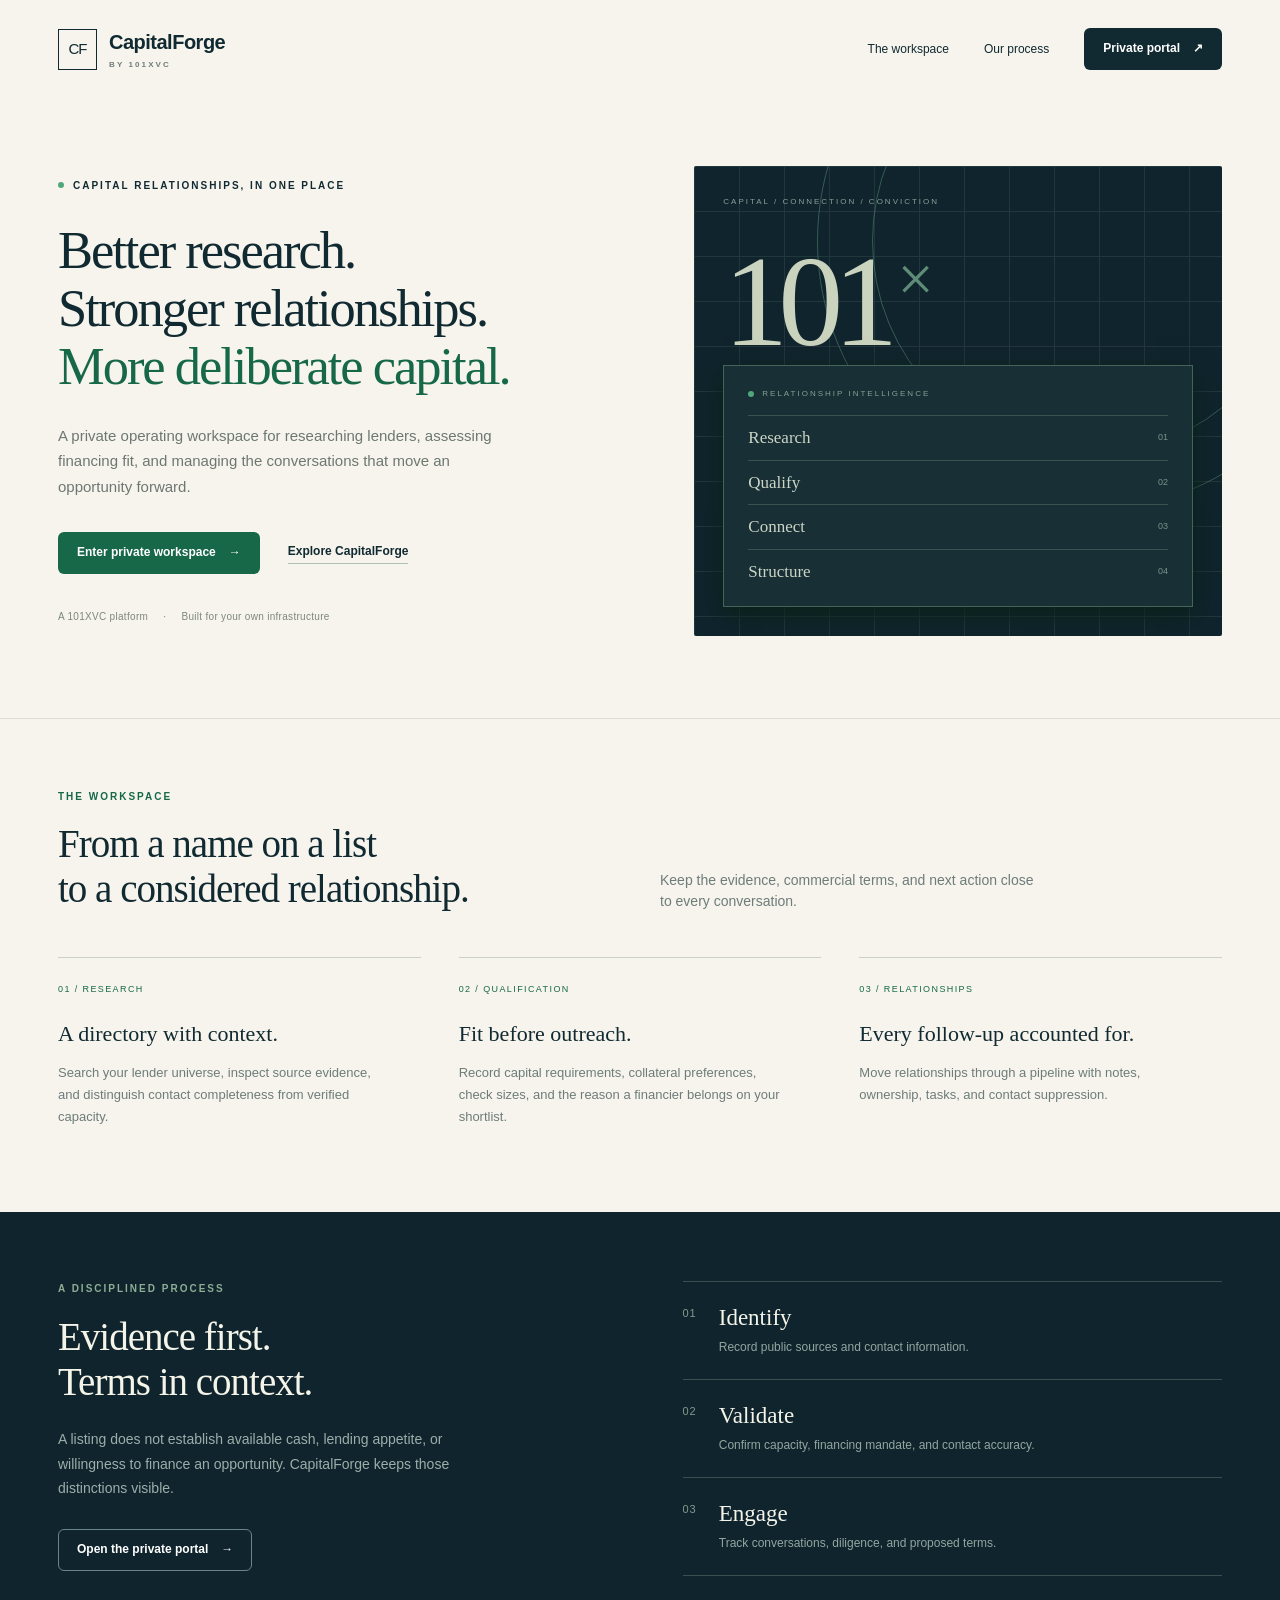
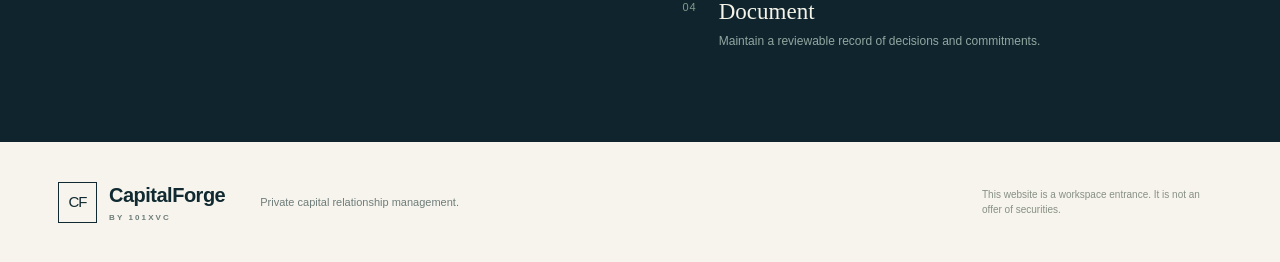
<file: static/index.html>
<!doctype html>
<html lang="en">
<head>
  <meta charset="utf-8"><meta name="viewport" content="width=device-width, initial-scale=1">
  <meta name="description" content="CapitalForge by 101XVC. A private workspace for capital research, relationship management, and financing diligence.">
  <title>CapitalForge | 101XVC</title><link rel="stylesheet" href="/static/styles.css">
</head>
<body class="landing">
  <header class="public-header"><a class="brand" href="/"><span class="brand-mark">CF</span><span>CapitalForge<small>BY 101XVC</small></span></a><nav aria-label="Main navigation"><a href="#workspace">The workspace</a><a href="#process">Our process</a><a class="button button-dark" href="/app">Private portal <span aria-hidden="true">↗</span></a></nav></header>
  <main>
    <section class="public-hero"><div class="hero-copy"><span class="eyebrow"><span class="status-dot"></span> CAPITAL RELATIONSHIPS, IN ONE PLACE</span><h1>Better research.<br>Stronger relationships.<br><em>More deliberate capital.</em></h1><p>A private operating workspace for researching lenders, assessing financing fit, and managing the conversations that move an opportunity forward.</p><div class="hero-actions"><a class="button button-primary" href="/app">Enter private workspace <span aria-hidden="true">→</span></a><a class="text-link" href="#workspace">Explore CapitalForge</a></div><div class="hero-footnote">A 101XVC platform <span>·</span> Built for your own infrastructure</div></div><div class="hero-art" aria-hidden="true"><div class="art-orbit orbit-one"></div><div class="art-orbit orbit-two"></div><div class="art-label">CAPITAL / CONNECTION / CONVICTION</div><div class="art-monogram">101<span>×</span></div><div class="art-card"><div class="art-card-top"><span class="status-dot"></span> RELATIONSHIP INTELLIGENCE</div><div class="art-line"><span>Research</span><span>01</span></div><div class="art-line"><span>Qualify</span><span>02</span></div><div class="art-line"><span>Connect</span><span>03</span></div><div class="art-line"><span>Structure</span><span>04</span></div></div></div></section>
    <section class="public-section" id="workspace"><div class="section-heading"><span class="eyebrow">THE WORKSPACE</span><h2>From a name on a list<br>to a considered relationship.</h2><p>Keep the evidence, commercial terms, and next action close to every conversation.</p></div><div class="feature-grid"><article><span class="feature-number">01 / RESEARCH</span><h3>A directory with context.</h3><p>Search your lender universe, inspect source evidence, and distinguish contact completeness from verified capacity.</p></article><article><span class="feature-number">02 / QUALIFICATION</span><h3>Fit before outreach.</h3><p>Record capital requirements, collateral preferences, check sizes, and the reason a financier belongs on your shortlist.</p></article><article><span class="feature-number">03 / RELATIONSHIPS</span><h3>Every follow-up accounted for.</h3><p>Move relationships through a pipeline with notes, ownership, tasks, and contact suppression.</p></article></div></section>
    <section class="process-section" id="process"><div><span class="eyebrow">A DISCIPLINED PROCESS</span><h2>Evidence first.<br>Terms in context.</h2><p>A listing does not establish available cash, lending appetite, or willingness to finance an opportunity. CapitalForge keeps those distinctions visible.</p><a href="/app" class="button button-outline-light">Open the private portal <span aria-hidden="true">→</span></a></div><div class="process-list"><div><b>01</b><span><strong>Identify</strong><small>Record public sources and contact information.</small></span></div><div><b>02</b><span><strong>Validate</strong><small>Confirm capacity, financing mandate, and contact accuracy.</small></span></div><div><b>03</b><span><strong>Engage</strong><small>Track conversations, diligence, and proposed terms.</small></span></div><div><b>04</b><span><strong>Document</strong><small>Maintain a reviewable record of decisions and commitments.</small></span></div></div></section>
  </main><footer class="public-footer"><a class="brand" href="/"><span class="brand-mark">CF</span><span>CapitalForge<small>BY 101XVC</small></span></a><p>Private capital relationship management.</p><span>This website is a workspace entrance. It is not an offer of securities.</span></footer>
</body>
</html>
</file>
<file: static/styles.css>
:root{--ink:#112a32;--navy:#10242d;--deep:#0d1f27;--green:#176849;--green-dark:#0c5038;--green-light:#e7f1e9;--paper:#f6f5f0;--white:#fff;--border:#dfe4df;--muted:#6e7c7a;--amber:#976319;--red:#a0443f;--shadow:0 12px 40px rgba(14,34,37,.09)}
*{box-sizing:border-box}html{scroll-behavior:smooth}body{margin:0;color:var(--ink);font:14px/1.5 -apple-system,BlinkMacSystemFont,"Segoe UI",Arial,sans-serif;background:var(--paper)}button,input,select,textarea{font:inherit}button,a,input,select,textarea{-webkit-tap-highlight-color:transparent}button{cursor:pointer}a{color:inherit;text-decoration:none}button:disabled{cursor:not-allowed;opacity:.5}button:focus-visible,a:focus-visible,input:focus-visible,select:focus-visible,textarea:focus-visible{outline:3px solid #5aae81;outline-offset:3px}h1,h2,h3,h4,p{margin:0}h1,h2,h3,h4{line-height:1.15}button{border:0}svg{flex-shrink:0}[hidden]{display:none!important}.muted{color:var(--muted)}.eyebrow{font-size:10px;font-weight:750;letter-spacing:2px;display:flex;align-items:center;gap:9px}.status-dot{width:6px;height:6px;background:#51a77c;border-radius:50%;display:inline-block;flex-shrink:0}.brand{display:flex;align-items:center;gap:12px;font-size:20px;letter-spacing:-.5px;font-weight:650}.brand small{display:block;font-size:8px;letter-spacing:2.1px;margin-top:2px;color:var(--muted);font-weight:600}.brand-mark{display:grid;place-items:center;width:39px;height:41px;border:1px solid currentColor;font-size:15px;font-weight:500;letter-spacing:-1px}.light-brand{color:#f7f5ed}.light-brand small{color:#889d9f}.button{border-radius:6px;min-height:42px;display:inline-flex;align-items:center;justify-content:center;gap:13px;font-size:12px;line-height:1.3;font-weight:650;padding:12px 18px;transition:background .15s,transform .15s;white-space:nowrap;border:1px solid transparent}.button:hover{transform:translateY(-1px)}.button-primary{color:white;background:var(--green)}.button-primary:hover{background:var(--green-dark)}.button-dark{background:var(--ink);color:white}.button-secondary{background:white;border-color:var(--border);color:var(--ink)}.button-secondary:hover{background:#f0f4ef}.button-danger{background:#fae8e6;color:var(--red);border-color:#efcbc7}.button-small{min-height:34px;padding:8px 13px;font-size:11px}.button-outline-light{border-color:#6a8589;color:#fff}.text-link{font-size:12px;font-weight:600;border-bottom:1px solid #aec0b3;padding-bottom:3px}.icon-button{display:grid;place-items:center;width:33px;height:33px;background:transparent;color:var(--muted);border-radius:5px}.icon-button:hover{background:#e9ede7;color:var(--ink)}
/* Public site */
.landing{background:#f6f4ec}.public-header{max-width:1360px;margin:auto;padding:27px 58px;display:flex;align-items:center;justify-content:space-between}.public-header nav{display:flex;align-items:center;gap:35px;font-size:12px}.public-hero{max-width:1360px;margin:auto;min-height:620px;padding:62px 58px 76px;display:grid;grid-template-columns:1.13fr 1fr;gap:40px;align-items:center}.hero-copy .eyebrow{margin-bottom:28px}.hero-copy h1{font-family:Georgia,"Times New Roman",serif;font-weight:400;font-size:clamp(39px,4.1vw,59px);line-height:1.11;letter-spacing:-2px}.hero-copy h1 em{font-style:normal;color:var(--green)}.hero-copy>p{font-size:15px;max-width:440px;color:#6d7772;margin-top:27px;line-height:1.7}.hero-actions{display:flex;align-items:center;gap:28px;margin-top:33px}.hero-footnote{font-size:10px;color:#7e8780;margin-top:35px;letter-spacing:.3px}.hero-footnote span{margin:0 12px}.hero-art{height:470px;background:var(--navy);position:relative;overflow:hidden;border-radius:2px}.hero-art:after{content:"";position:absolute;inset:0;opacity:.22;background-image:linear-gradient(#617b73 1px,transparent 1px),linear-gradient(90deg,#617b73 1px,transparent 1px);background-size:45px 45px}.art-orbit{border:1px solid #385c54;border-radius:50%;position:absolute;width:430px;height:430px;top:-140px;right:-80px}.orbit-two{width:540px;height:540px;right:-135px;top:-195px}.art-label{position:absolute;top:30px;left:29px;letter-spacing:2px;font-size:8px;color:#87a299;z-index:2}.art-monogram{font-family:Georgia,serif;font-size:130px;line-height:1;color:#cad3bd;position:absolute;left:29px;top:70px;letter-spacing:-10px;z-index:2}.art-monogram span{color:#5e8c76;font-size:65px;vertical-align:super;margin-left:9px}.art-card{position:absolute;bottom:29px;left:29px;right:29px;background:#172f35;border:1px solid #46635a;box-shadow:0 8px 24px #092118;padding:22px 24px;z-index:3}.art-card-top{display:flex;align-items:center;gap:8px;color:#85a292;font-size:8px;letter-spacing:2px;padding-bottom:15px}.art-line{color:#ccd5c6;display:flex;justify-content:space-between;border-top:1px solid #3b514d;padding:9px 0;font-family:Georgia,serif;font-size:17px}.art-line:last-child{padding-bottom:0}.art-line span:last-child{font-family:Arial,sans-serif;font-size:9px;color:#789489;align-self:center}.public-section{max-width:1360px;margin:auto;border-top:1px solid #dcded3;padding:70px 58px 84px}.section-heading{display:grid;grid-template-columns:1fr 1fr;gap:18px 40px}.section-heading>.eyebrow{grid-column:1 / -1;color:var(--green)}.section-heading h2,.process-section h2{font:400 39px/1.15 Georgia,serif;letter-spacing:-1px}.section-heading p{color:var(--muted);max-width:380px;font-size:14px;align-self:end}.feature-grid{display:grid;grid-template-columns:repeat(3,1fr);gap:38px;margin-top:45px}.feature-grid article{border-top:1px solid #cad2c7;padding-top:19px}.feature-number{font-size:9px;letter-spacing:1.4px;color:var(--green)}.feature-grid h3{margin-top:23px;font:400 22px/1.2 Georgia,serif}.feature-grid p{margin-top:15px;color:var(--muted);font-size:13px;line-height:1.7;max-width:330px}.process-section{background:var(--navy);color:#f4f4e9;padding:69px max(58px,calc((100vw - 1244px)/2));display:grid;grid-template-columns:1fr 1fr;gap:85px}.process-section .eyebrow{color:#8dae95;margin-bottom:19px}.process-section p{max-width:420px;color:#9bafaa;font-size:14px;margin:22px 0 28px;line-height:1.75}.process-list>div{display:flex;gap:22px;padding:23px 0;border-top:1px solid #36514e}.process-list b{font-size:11px;color:#7e9c8c;font-weight:400;letter-spacing:1px}.process-list strong{font:400 23px Georgia,serif}.process-list small{display:block;color:#91a7a0;margin-top:7px;font-size:12px}.public-footer{max-width:1360px;margin:auto;padding:38px 58px;display:flex;gap:35px;align-items:center}.public-footer>p{font-size:11px;color:var(--muted)}.public-footer>span{font-size:10px;color:#879084;max-width:240px;margin-left:auto}
/* Authentication */
.auth-screen{min-height:100vh;display:grid;grid-template-columns:1fr 1fr}.auth-story{background:var(--navy);color:#e8ece0;display:flex;flex-direction:column;justify-content:space-between;padding:54px 12%;position:relative;overflow:hidden}.auth-story:after{position:absolute;content:"";width:500px;height:500px;border:1px solid #314c43;border-radius:50%;bottom:-340px;right:-200px;pointer-events:none}.auth-story h1{font:400 clamp(37px,4vw,56px)/1.13 Georgia,serif;letter-spacing:-1.5px;margin:23px 0}.auth-story h1 em{font-style:normal;color:#89b08f}.auth-story p{color:#95aaa6;max-width:350px;font-size:14px;line-height:1.7}.auth-story>.eyebrow{color:#8cac96}.auth-story-footer{color:#7c9792;font-size:9px;letter-spacing:2px}.auth-panel{padding:70px 15%;display:flex;flex-direction:column;justify-content:center;align-items:stretch;position:relative}.auth-panel h2{font:400 34px Georgia,serif;letter-spacing:-.6px;margin:16px 0 15px}.auth-panel p{font-size:13px;line-height:1.6}.auth-panel form{margin-top:29px}.auth-panel .button{width:100%;margin-top:9px}.auth-panel .field{margin-bottom:18px}.auth-back{font-size:11px;color:var(--muted);margin-top:35px}.auth-error{padding:12px;background:#fae9e6;border:1px solid #e4bab2;border-radius:6px;margin-top:15px;color:var(--red);font-size:12px}.form-help{color:var(--muted);font-size:11px;margin-top:5px;line-height:1.5}
/* Workspace shell */
.app-shell{display:flex;min-height:100vh}.sidebar{width:231px;flex-shrink:0;position:fixed;inset:0 auto 0 0;background:var(--navy);display:flex;flex-direction:column;padding:27px 20px 18px;color:#94a9a6;z-index:30}.sidebar .brand{font-size:18px;gap:10px}.sidebar .brand-mark{width:34px;height:36px;font-size:13px}.sidebar-label{font-size:8px;letter-spacing:1.8px;margin:39px 13px 11px;color:#67817f}.sidebar nav{display:flex;flex-direction:column;gap:5px}.nav-button{width:100%;display:flex;align-items:center;gap:11px;padding:12px 14px;border-radius:6px;background:transparent;color:#99aeab;text-align:left;font-size:12px;font-weight:500}.nav-button svg{width:17px;height:17px;color:#819b91}.nav-button:hover{background:#1a343b;color:#dbe7db}.nav-button.active{background:#244c43;color:#dfeadd}.nav-button.active svg{color:#9dccaa}.sidebar-bottom{margin-top:auto}.workspace-status{font-size:10px;border-top:1px solid #30464b;margin:25px 8px 0;padding:23px 0;display:block}.workspace-status .status-dot{margin-right:6px;width:5px;height:5px}.workspace-status small{display:block;color:#6e8882;font-size:7px;letter-spacing:1px;margin-top:7px}.user-menu{display:flex;align-items:center;gap:10px;background:#1b343b;color:#cddad2;width:100%;text-align:left;border-radius:6px;padding:11px 10px}.avatar{height:29px;width:29px;flex-shrink:0;background:#446559;display:grid;place-items:center;border-radius:50%;color:#dfebd8;font-size:10px;font-weight:600}.user-menu strong{font-size:10px;display:block;max-width:115px;overflow:hidden;text-overflow:ellipsis;white-space:nowrap}.user-menu small{font-size:9px;color:#84a298;text-transform:capitalize}.user-arrow{margin-left:auto;font-size:15px;color:#8faa9d}.signout-button{font-size:10px;color:#809b94;background:transparent;margin:13px 10px 0;padding:0}.workspace-main{flex:1;margin-left:231px;min-width:0}.workspace-header{height:75px;background:rgba(255,255,255,.86);border-bottom:1px solid var(--border);display:flex;align-items:center;justify-content:space-between;padding:0 34px;gap:20px}.breadcrumb{font-size:10px;color:#84928d;display:flex;gap:12px}.breadcrumb b{font-weight:500;color:var(--ink)}.breadcrumb span{color:#c6cec5}.header-right{display:flex;align-items:center;gap:20px}.private-chip{display:flex;align-items:center;gap:7px;font-size:8px;letter-spacing:1.3px;color:#78877c}.private-chip .status-dot{width:5px;height:5px}.workspace-content{padding:34px 34px 45px;min-height:calc(100vh - 127px)}.workspace-footer{border-top:1px solid var(--border);margin:0 34px;padding:17px 0;display:flex;justify-content:space-between;color:#8c9690;font-size:9px;gap:20px}.mobile-nav{display:none}.page-top{display:flex;align-items:flex-start;justify-content:space-between;gap:18px;margin-bottom:28px}.page-top .eyebrow{font-size:8px;letter-spacing:1.7px;color:var(--green);margin-bottom:12px}.page-top h1{font:400 32px Georgia,serif;letter-spacing:-.7px}.page-top p{font-size:12px;color:var(--muted);margin-top:10px;max-width:650px;line-height:1.6}.page-actions{display:flex;gap:9px;padding-top:16px}.content-card{border:1px solid var(--border);border-radius:8px;background:white;overflow:hidden}.card-header{padding:20px 23px;border-bottom:1px solid var(--border);display:flex;align-items:center;justify-content:space-between;gap:15px}.card-header h2{font-size:14px;font-weight:650}.card-header p{font-size:11px;color:var(--muted);margin-top:5px}.card-body{padding:23px}.card-footer{padding:14px 23px;display:flex;justify-content:space-between;align-items:center;border-top:1px solid var(--border);font-size:10px;color:var(--muted)}.grid-two{display:grid;grid-template-columns:1.4fr 1fr;gap:22px}.stats-grid{display:grid;grid-template-columns:repeat(4,1fr);gap:16px;margin-bottom:23px}.stat-card{background:white;border:1px solid var(--border);border-radius:8px;padding:20px;position:relative;min-height:147px}.stat-label{font-size:10px;color:var(--muted);font-weight:500}.stat-number{font-size:31px;letter-spacing:-1px;line-height:1.2;margin-top:14px;font-weight:500;font-variant-numeric:tabular-nums}.stat-foot{font-size:9px;color:#849284;margin-top:11px}.stat-card.featured{background:var(--green);color:white;border-color:var(--green)}.stat-card.featured .stat-label,.stat-card.featured .stat-foot{color:#bcd3c0}.stat-icon{position:absolute;right:18px;top:18px;color:#7d9986}.stat-card.featured .stat-icon{color:#acd1b4}.notice{padding:13px 17px;border:1px solid #d9e1d7;border-radius:6px;background:#edf2e8;color:#60755f;display:flex;align-items:flex-start;gap:10px;font-size:10px;line-height:1.6;margin-bottom:23px}.notice svg{margin-top:2px}.notice strong{font-weight:650;color:#445e49}.notice.warning{background:#fbf6e8;border-color:#e8dec6;color:#927248}.notice.warning strong{color:#74572e}.pipeline-bars{display:flex;flex-direction:column;gap:15px}.pipeline-bar{display:grid;grid-template-columns:95px 1fr 35px;gap:12px;font-size:10px;align-items:center}.bar-track{height:6px;border-radius:2px;background:#f0f2eb;overflow:hidden}.bar-fill{height:100%;background:#317a58;min-width:0;border-radius:2px}.pipeline-bar b{text-align:right;font-weight:500;font-variant-numeric:tabular-nums}.mini-task{display:flex;gap:11px;padding:13px 0;border-bottom:1px solid #edf0e9}.mini-task:last-child{border-bottom:0}.task-check{width:17px;height:17px;border:1px solid #cbd5cb;border-radius:4px;background:white;color:white;display:grid;place-items:center;flex-shrink:0;margin-top:1px}.task-check:hover{border-color:var(--green)}.task-check.complete{background:var(--green);border-color:var(--green)}.mini-task strong{font-size:11px;font-weight:500;display:block}.mini-task small{font-size:9px;color:var(--muted);display:block;margin-top:4px}.empty-state{padding:48px 20px;text-align:center;color:var(--muted)}.empty-state svg{margin-bottom:13px;color:#9eb3a3}.empty-state h3{font-size:13px;font-weight:500;color:#536b5b;margin-bottom:7px}.empty-state p{font-size:11px;max-width:380px;margin:auto;line-height:1.7}.empty-state .button{margin-top:19px}.loading-state{padding:50px 25px;color:var(--muted);font-size:12px;text-align:center}.spinner{display:inline-block;vertical-align:middle;width:15px;height:15px;border:2px solid #c5d2c7;border-top-color:var(--green);border-radius:50%;animation:spin .8s linear infinite;margin-right:9px}@keyframes spin{to{transform:rotate(360deg)}}
/* Directory and pipeline */
.filter-bar{display:flex;align-items:center;gap:10px;padding:16px 20px;border-bottom:1px solid var(--border);flex-wrap:wrap}.search-field{flex:1;min-width:200px;position:relative}.search-field svg{position:absolute;left:12px;top:12px;width:15px;height:15px;color:#86958b}.search-field input{padding-left:36px;width:100%}.filter-bar select{max-width:160px}.filter-bar input,.filter-bar select{background:#fafbf7;border-color:#dde3db;font-size:10px;min-height:38px}.filter-summary{padding:11px 22px;color:var(--muted);font-size:9px;display:flex;justify-content:space-between;gap:15px;border-bottom:1px solid #edf0e9;background:#fdfdfa}.table-wrap{overflow:auto}table{width:100%;border-collapse:collapse;text-align:left;font-size:11px}th{background:#f8faf5;color:#839080;font-size:8px;font-weight:600;letter-spacing:1px;padding:13px 21px;white-space:nowrap;border-bottom:1px solid var(--border)}td{padding:16px 21px;border-bottom:1px solid #edf0e9;vertical-align:middle}tbody tr:last-child td{border-bottom:0}.lead-table tbody tr{cursor:pointer}.lead-table tbody tr:hover{background:#f8faf5}.entity-cell{display:flex;align-items:center;gap:12px;min-width:210px}.entity-avatar{height:33px;width:33px;border-radius:5px;background:#eef2e8;color:#5f7b61;font-size:10px;display:grid;place-items:center;flex-shrink:0;letter-spacing:.2px}.entity-cell strong{font-size:11px;font-weight:600;display:block;max-width:220px;white-space:nowrap;text-overflow:ellipsis;overflow:hidden}.entity-cell small{display:block;font-size:9px;color:#8a978d;margin-top:3px}.contact-cell{font-size:9px;min-width:170px}.contact-cell>div{margin-bottom:4px;max-width:245px;overflow:hidden;text-overflow:ellipsis;white-space:nowrap}.contact-cell svg{vertical-align:-2px;margin-right:5px;color:#89998c;width:11px;height:11px}.missing{color:#acb6a8;font-style:italic}.badge{display:inline-flex;align-items:center;gap:5px;font-size:8px;font-weight:500;border-radius:4px;background:#eff2ea;color:#768475;padding:4px 7px;white-space:nowrap}.badge.green{background:#e8f2e9;color:#3d7a51}.badge.amber{background:#fbf3dc;color:#9a7b35}.badge.red{background:#f7e8e4;color:#a26350}.badge.blue{background:#e8f0f3;color:#577d8c}.badge.dark{background:#e9eeef;color:#546772}.cell-subtext{font-size:8px;color:#8b998d;margin-top:5px}.pagination{display:flex;align-items:center;gap:11px}.pagination button{background:white;border:1px solid var(--border);border-radius:4px;width:29px;height:28px;color:#6f8371}.pagination button:disabled{opacity:.3}.toolbar-inline{display:flex;gap:8px}.pipeline-scroll{overflow:auto;padding-bottom:15px}.pipeline-columns{display:flex;align-items:flex-start;gap:14px;min-width:1500px}.pipeline-column{width:213px;flex-shrink:0;background:#eef1ea;border:1px solid #dee4dc;border-radius:7px;padding:12px;min-height:330px}.pipeline-column-header{display:flex;align-items:center;justify-content:space-between;font-size:10px;font-weight:600;margin-bottom:13px;padding:2px 3px}.pipeline-count{background:#dee6db;padding:2px 6px;border-radius:4px;font-size:9px;color:#758671}.pipeline-item{border:1px solid #dce3d8;background:white;border-radius:6px;padding:15px 13px;margin-bottom:10px;cursor:pointer}.pipeline-item:hover{box-shadow:0 4px 13px #28452e12;border-color:#a5bea7}.pipeline-item h3{font-size:11px;font-weight:600;line-height:1.5}.pipeline-item>p{font-size:9px;color:#8b988a;margin:5px 0 12px}.pipeline-item-footer{border-top:1px solid #edf0e8;margin-top:13px;padding-top:10px;display:flex;align-items:center;justify-content:space-between}.pipeline-item-footer span{font-size:8px;color:#879887}.pipeline-more{font-size:9px;color:#5c7a64;padding:6px 4px;background:transparent;width:100%;text-align:left}.pipeline-noitems{font-size:10px;color:#9ca697;text-align:center;padding-top:32px}
/* Forms, drawers, modals */
.field{display:block;margin-bottom:17px}.field>span,.field>label{display:block;font-size:10px;font-weight:600;color:#60745f;margin-bottom:7px}input,select,textarea{min-height:40px;width:100%;padding:10px 12px;border:1px solid #d9e1d6;border-radius:5px;background:white;color:var(--ink);font-size:12px}select{padding-right:28px}textarea{resize:vertical;min-height:88px;line-height:1.6}input[type=checkbox]{width:15px;min-height:15px;padding:0;accent-color:var(--green)}.form-grid{display:grid;grid-template-columns:1fr 1fr;gap:0 18px}.form-grid .full{grid-column:1/-1}.field-row{display:flex;align-items:center;gap:9px;font-size:11px;color:#6c7d66}.field-row input{flex-shrink:0}.drawer-overlay{position:fixed;inset:0;background:#12272b4d;z-index:60}.detail-drawer{position:fixed;inset:0 0 0 auto;width:555px;max-width:100%;z-index:61;background:#f9faf5;box-shadow:-10px 0 40px #102d331f;overflow-y:auto}.drawer-header{padding:26px 26px 22px;background:white;border-bottom:1px solid var(--border);position:relative}.drawer-header .eyebrow{color:var(--green);font-size:8px;margin-bottom:17px}.drawer-header h2{font:400 26px Georgia,serif;line-height:1.2;margin-right:30px}.drawer-header p{font-size:11px;color:var(--muted);margin-top:9px}.drawer-close{position:absolute;right:19px;top:19px}.drawer-meta{display:flex;gap:7px;margin-top:17px;flex-wrap:wrap}.drawer-body{padding:22px 26px}.drawer-section{padding:20px;background:white;border:1px solid var(--border);border-radius:7px;margin-bottom:17px}.drawer-section h3{font-size:11px;font-weight:650;margin-bottom:17px}.detail-grid{display:grid;grid-template-columns:1fr 1fr;gap:16px}.detail-item>span{display:block;font-size:8px;color:#8b9887;letter-spacing:.8px;text-transform:uppercase;margin-bottom:5px}.detail-item>div{font-size:11px;overflow-wrap:anywhere}.detail-item.full{grid-column:1/-1}.detail-item a{color:var(--green);text-decoration:underline;text-underline-offset:3px}.drawer-section select{font-size:11px;min-height:36px}.drawer-section .form-grid .field:last-child{margin-bottom:0}.source-box{font-size:10px;color:#657d62;line-height:1.8;overflow-wrap:anywhere}.source-box a{color:var(--green);display:block;text-decoration:underline;text-underline-offset:3px;font-size:10px;margin:7px 0}.source-box .evidence{padding:13px;border-radius:5px;background:#f5f7f0;color:#657660;white-space:pre-wrap;max-height:230px;overflow:auto;margin-top:12px}.note-item{border-left:2px solid #cee0ca;padding-left:12px;margin-bottom:17px}.note-item p{font-size:11px;white-space:pre-wrap;overflow-wrap:anywhere}.note-item small{display:block;font-size:8px;color:#96a28e;margin-top:6px}.note-form textarea{font-size:11px;min-height:70px}.note-form .button{margin-top:9px}.drawer-bottom-actions{display:flex;gap:8px;justify-content:flex-end;margin-top:18px}.modal-overlay{position:fixed;inset:0;background:#10262d70;display:flex;align-items:center;justify-content:center;padding:25px;z-index:70}.modal{background:#fdfefa;border-radius:9px;width:670px;max-width:100%;max-height:90vh;overflow:auto;box-shadow:var(--shadow);outline:none}.modal-header{padding:25px 27px 22px;position:relative;border-bottom:1px solid var(--border)}.modal-header h2{font:400 27px Georgia,serif;margin-right:30px}.modal-header p{font-size:11px;color:var(--muted);margin-top:9px}.modal-header>.icon-button{position:absolute;right:16px;top:16px}.modal-body{padding:24px 27px}.modal-footer{padding:17px 27px;border-top:1px solid var(--border);display:flex;justify-content:flex-end;gap:10px;background:#f7f9f2}.file-drop{padding:25px;border:1px dashed #aebeaa;border-radius:7px;text-align:center;margin-bottom:18px;background:#f6f8f0}.file-drop input{font-size:11px;border:0;background:transparent;padding:12px 0 0;min-height:0}.file-drop h3{font-size:13px;font-weight:500}.file-drop p{font-size:10px;color:var(--muted);margin-top:6px}.import-result{background:#edf4e8;padding:13px;border-radius:5px;color:#4e6c47;font-size:11px;white-space:pre-wrap;line-height:1.8}.toast-region{position:fixed;bottom:24px;right:24px;z-index:100;display:flex;flex-direction:column;gap:9px;max-width:min(420px,calc(100vw - 48px))}.toast{background:var(--ink);color:#e2ebe1;border-radius:6px;padding:13px 18px;box-shadow:var(--shadow);font-size:11px;border:1px solid #355047;animation:toastin .2s ease}.toast.error{background:#793e37;color:#ffede6;border-color:#aa6559}@keyframes toastin{from{opacity:0;transform:translateY(5px)}to{opacity:1;transform:translateY(0)}}
/* Deal workspace / administration */
.deal-banner{background:var(--navy);color:#e9efdf;border-radius:8px;padding:27px 29px;margin-bottom:22px;display:flex;align-items:center;justify-content:space-between;gap:20px}.deal-banner .eyebrow{color:#8cad91;font-size:8px;margin-bottom:12px}.deal-banner h2{font:400 27px Georgia,serif;margin-bottom:10px}.deal-banner p{color:#9caf9f;font-size:11px;max-width:500px}.deal-banner .badge{background:#27483b;color:#a8c79f;padding:7px 10px}.deal-metrics{display:grid;grid-template-columns:repeat(3,1fr);gap:18px;margin-bottom:22px}.deal-metric{border:1px solid var(--border);border-radius:7px;background:white;padding:22px}.deal-metric>span{font-size:9px;color:#8a9784}.deal-metric strong{font:400 26px Georgia,serif;display:block;margin-top:11px}.deal-metric small{font-size:9px;color:#8a9784;display:block;margin-top:8px}.proposed-terms{display:grid;grid-template-columns:1fr 1fr;gap:17px}.term-box{background:#f4f7ee;border:1px solid #e1e7d7;padding:20px;border-radius:6px}.term-box h3{font-size:10px;color:#5f7d57;margin-bottom:13px}.term-box strong{font:400 26px Georgia,serif;display:block}.term-box p{font-size:10px;color:#7f8e77;margin-top:9px;line-height:1.8}.claim-row{display:flex;align-items:start;justify-content:space-between;gap:20px;padding:15px 0;border-bottom:1px solid #edf0e6;font-size:11px}.claim-row:last-child{border-bottom:0}.claim-row>span{color:#83917b;font-size:10px;max-width:155px}.claim-row strong{font-weight:500;text-align:right}.task-table .task-title{font-weight:500}.task-table .done .task-title{text-decoration:line-through;color:#91a18a}.task-controls{display:flex;gap:8px;align-items:center}.task-controls select{min-height:30px;padding:5px 8px;font-size:9px;max-width:115px}.tabs{display:flex;gap:24px;border-bottom:1px solid var(--border);margin-bottom:22px}.tab{background:transparent;color:#8c9a83;font-size:11px;padding:12px 0;border-bottom:2px solid transparent}.tab.active{border-bottom-color:var(--green);color:var(--green);font-weight:650}.account-card{max-width:720px}.account-row{display:flex;justify-content:space-between;padding:16px 0;border-bottom:1px solid #edf0e6;gap:30px;font-size:12px}.account-row:last-child{border-bottom:0}.account-row>span{color:var(--muted);font-size:11px}.account-row strong{font-weight:500}.audit-detail{max-width:420px;white-space:pre-wrap;word-break:break-word;font-size:9px;color:#82917c}.audit-table td{font-size:10px}.overflow-menu{display:none}.quick-links{display:flex;gap:8px;flex-wrap:wrap;padding-top:18px}.fit-summary{display:flex;gap:8px;flex-wrap:wrap;font-size:10px;margin-top:19px}.fit-pill{padding:7px 10px;border:1px solid #e2e8dd;border-radius:5px;color:#7e9077}.fit-pill strong{color:#466b44;margin-right:4px}.task-form-inline{display:grid;grid-template-columns:1fr 160px auto;gap:10px;padding:19px 22px;background:#f8faf4;border-bottom:1px solid var(--border)}
@media(min-width:1600px){.workspace-content{max-width:1500px;margin:auto}.workspace-header{padding-left:45px;padding-right:45px}}
@media(max-width:1180px){.sidebar{width:205px;padding:25px 15px}.workspace-main{margin-left:205px}.workspace-content{padding:28px 25px}.workspace-header{padding:0 25px}.stats-grid{gap:11px}.stat-card{padding:17px}.stat-label{font-size:9px}.stat-foot{font-size:8px}.stat-icon{display:none}.grid-two{grid-template-columns:1.15fr 1fr}.public-hero{padding:45px 38px 65px;gap:25px}.public-header{padding:25px 38px}.hero-art{height:420px}.hero-copy h1{font-size:48px}.public-section{padding:65px 38px}.process-section{padding:55px 38px;gap:50px}.hero-actions{gap:15px}.hero-actions .text-link{font-size:11px}.public-footer{padding:35px 38px}}
@media(max-width:960px){.stats-grid{grid-template-columns:repeat(2,1fr)}.grid-two{grid-template-columns:1fr}.stat-card{min-height:132px}.stat-icon{display:block}.header-right{gap:12px}.private-chip{display:none}.filter-bar select{max-width:145px}.deal-metrics{gap:11px}.deal-metric{padding:17px}.deal-metric strong{font-size:23px}.auth-story{padding:40px 11%}.auth-panel{padding:50px 10%}.hero-copy h1{font-size:40px}.hero-art{height:395px}.public-header nav{gap:21px}.public-header nav>a:not(.button){font-size:11px}.hero-actions{align-items:flex-start;flex-direction:column;gap:16px}.hero-copy>p{font-size:13px}.section-heading h2,.process-section h2{font-size:33px}.feature-grid{gap:24px}.feature-grid h3{font-size:20px}.public-footer>p{display:none}}
@media(max-width:760px){.sidebar{transform:translateX(-100%);width:235px;transition:transform .2s;box-shadow:10px 0 35px #132a2f1f}.sidebar.open{transform:translateX(0)}.workspace-main{margin-left:0}.mobile-nav{display:grid}.workspace-header{height:65px;padding:0 18px;gap:12px}.breadcrumb{gap:8px;font-size:9px;flex:1}.breadcrumb>b{display:none}.header-right .button{font-size:9px;padding:8px 10px}.workspace-content{padding:24px 18px 35px}.workspace-footer{margin:0 18px;gap:25px;font-size:8px}.workspace-footer>span:last-child{max-width:185px;text-align:right}.page-top{gap:12px;flex-wrap:wrap;margin-bottom:21px}.page-top h1{font-size:29px}.page-top p{font-size:11px}.page-actions{padding-top:0}.stats-grid{gap:10px}.stat-card{padding:16px}.stat-number{font-size:29px}.stat-icon{right:14px;top:15px}.stat-icon svg{width:15px;height:15px}.card-header{padding:17px}.card-body{padding:18px}.filter-bar{padding:14px;gap:8px}.search-field{flex-basis:100%}.filter-bar select{max-width:none;flex:1;width:120px;min-width:110px}.filter-summary{padding:10px 16px}.filter-summary span:last-child{display:none}.card-footer{padding:13px 17px}th,td{padding-left:16px;padding-right:16px}.deal-metrics{grid-template-columns:1fr}.deal-metric{display:grid;grid-template-columns:1fr 1fr;align-items:center;gap:7px 15px}.deal-metric>span{grid-row:1}.deal-metric strong{grid-column:2;grid-row:1/3;text-align:right;margin:0}.deal-metric small{margin:0}.deal-banner{padding:23px;align-items:flex-start;flex-direction:column}.deal-banner h2{font-size:25px}.proposed-terms{gap:10px}.term-box{padding:15px}.term-box strong{font-size:23px}.task-form-inline{grid-template-columns:1fr 1fr;padding:16px}.task-form-inline input:first-child{grid-column:1/-1}.task-form-inline .button{width:100%}.modal-overlay{padding:12px}.modal-body{padding:19px}.modal-header{padding:21px}.form-grid{gap:0 12px}.modal-footer{padding:16px 20px}.detail-drawer{width:520px}.public-header{padding:22px 24px}.public-header nav>a:not(.button){display:none}.public-header .button{font-size:10px;padding:10px 13px;min-height:38px}.public-hero{grid-template-columns:1fr;padding:45px 24px 47px;gap:45px}.hero-copy h1{font-size:46px;max-width:520px}.hero-copy>p{font-size:14px;max-width:460px}.hero-actions{flex-direction:row;align-items:center;gap:24px}.hero-art{height:365px;max-width:540px;width:100%}.art-monogram{font-size:115px;top:55px}.art-card{width:280px;left:auto;right:25px;bottom:25px}.art-label{font-size:7px}.public-section{padding:45px 24px 50px}.section-heading{grid-template-columns:1fr;gap:15px}.section-heading h2{font-size:34px}.section-heading p{font-size:13px;max-width:480px}.feature-grid{grid-template-columns:1fr;gap:30px;margin-top:33px}.feature-grid h3{margin-top:14px;font-size:24px}.feature-grid p{max-width:480px;margin-top:11px}.process-section{grid-template-columns:1fr;padding:45px 24px;gap:36px}.process-section h2{font-size:36px}.process-list>div{padding:20px 0}.public-footer{padding:30px 24px;flex-wrap:wrap;gap:24px}.public-footer>span{max-width:280px}.auth-screen{grid-template-columns:1fr}.auth-story{display:none}.auth-panel{max-width:460px;width:100%;margin:auto;padding:75px 30px;min-height:100vh}.auth-panel:before{content:'CAPITALFORGE / 101XVC';display:block;position:absolute;top:35px;left:30px;color:var(--green);font-size:10px;letter-spacing:1.7px}.toast-region{right:17px;bottom:17px}.toolbar-inline{flex-wrap:wrap}}
@media(prefers-reduced-motion:reduce){*{scroll-behavior:auto!important;transition:none!important;animation:none!important}}
.metadata-json{margin:12px 0 0;font:9px/1.6 ui-monospace,SFMono-Regular,Consolas,monospace;background:#f3f6ec;border:1px solid #e0e8d6;border-radius:5px;padding:13px;color:#687b5f;white-space:pre-wrap;overflow-wrap:anywhere;max-height:350px;overflow:auto}
.contact-cell{font-size:14px;min-width:220px}.contact-cell>div{max-width:285px}.entity-cell strong{font-size:13px}.detail-item>div{font-size:14px;line-height:1.55}.source-box{font-size:13px}.source-box a{font-size:14px;line-height:1.65}.source-box .evidence{font-size:12px}.field>span,.field>label{font-size:13px}.field input,.field select,.field textarea{font-size:14px}.detail-item>span{font-size:9px}
</file>
